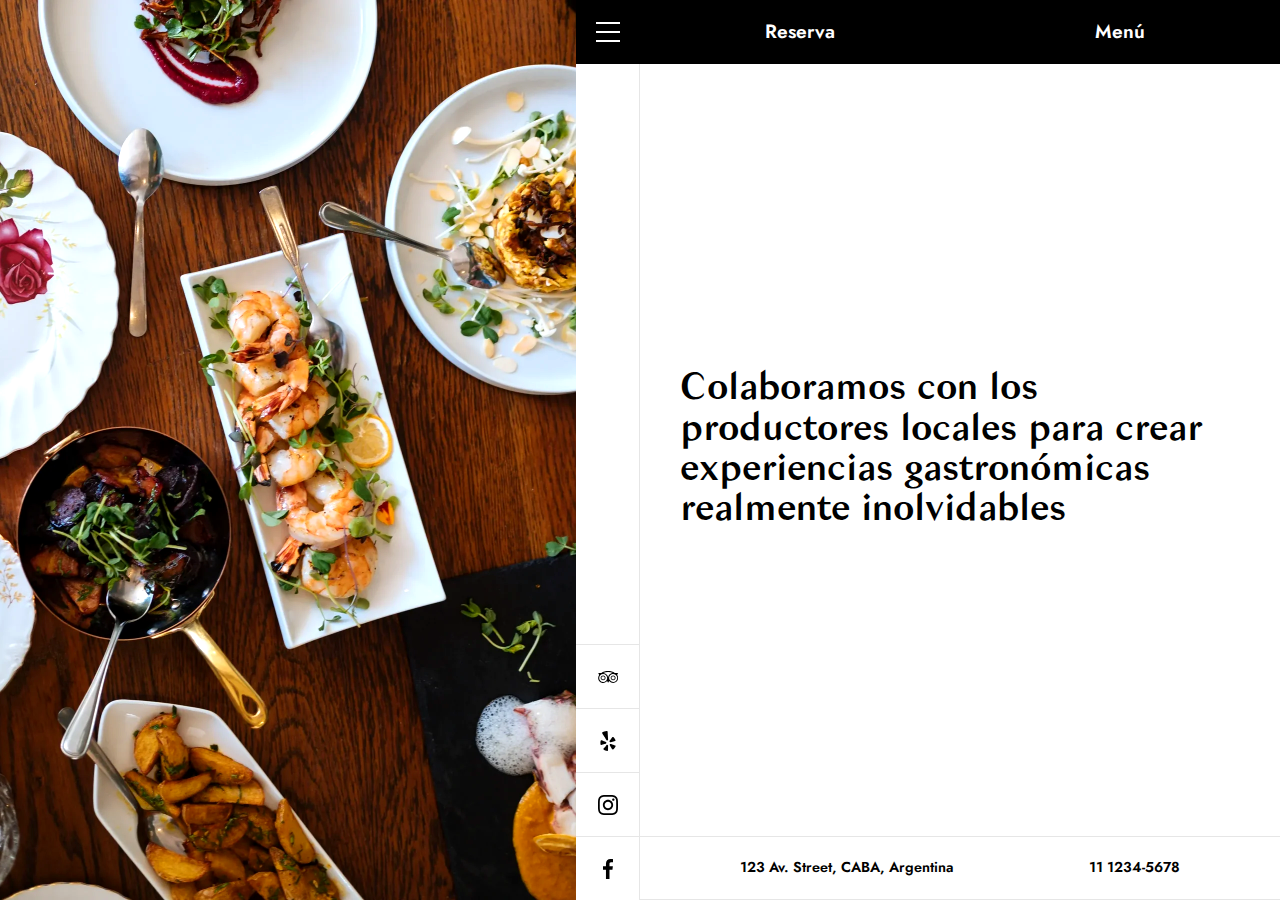
<file: index.html>
<!DOCTYPE html>
<html lang="es">
  <head>
    <meta charset="UTF-8" />

    <meta name="description" content="" />

    <meta name="keywords" content="Web, Webpage" />
    <meta name="viewport" content="width=device-width, initial-scale=1.0" />

    <link rel="preconnect" href="https://fonts.gstatic.com" />
    <link
      href="https://fonts.googleapis.com/css2?family=Jost:wght@300;400;500;600&display=swap"
      rel="stylesheet"
    />

    <link rel="stylesheet" href="css/normalize.css" />
    <link rel="stylesheet" href="css/main.css" />

    <link rel="icon" type="img/png" href="favicon.png" />

    <title>Enber | Inicio</title>
  </head>

  <body id="body" class="preload">
    <div class="mainGrid">
      <div id="slideContainer" class="imageContainer">
        <img id="slideImage" alt="Imagen del slide" />
      </div>

      <span class="mainLogo"><a href="#">Enber</a></span>

      <header class="pageHeader">
        <nav class="pageNav" id="pageNav">
          <ul class="pageNav__menuList">
            <li class="pageNav__menuItem">
              <a class="pageNav__menuLink" href="#">Inicio</a>
            </li>
            <li class="pageNav__menuItem">
              <a class="pageNav__menuLink" href="#">Nosotros</a>
            </li>
            <li class="pageNav__menuItem">
              <a class="pageNav__menuLink" href="#">Reservaciones</a>
            </li>
            <li class="pageNav__menuItem">
              <a class="pageNav__menuLink" href="menu.html">Menú</a>
            </li>
            <li class="pageNav__menuItem">
              <a class="pageNav__menuLink" href="#">Contáctanos</a>
            </li>

            <li class="separator"></li>

            <li class="pageNav__menuItem pageNav__menuItem--small">
              <a class="pageNav__menuLink pageNav__menuLink--small" href="#"
                >Otro Link</a
              >
            </li>
            <li class="pageNav__menuItem pageNav__menuItem--small">
              <a class="pageNav__menuLink pageNav__menuLink--small" href="#"
                >Otro Link</a
              >
            </li>
            <li class="pageNav__menuItem pageNav__menuItem--small">
              <a class="pageNav__menuLink pageNav__menuLink--small" href="#"
                >Otro Link</a
              >
            </li>
          </ul>

          <footer class="navFooter">
            <p>
              Copyright © • Desarrollado por
              <a href="#" class="navFooter__link">J. Bravo</a>
            </p>
          </footer>
        </nav>

        <div class="menuIcon" id="menuIcon">
          <span class="menuIcon__icon"></span>
          <span class="menuIcon__cross d-none"></span>
        </div>
      </header>

      <div class="topBar">
        <a href="#" class="btn-black">
          <p class="btn-black__text">Reserva</p>
        </a>
        <a href="menu.html" class="btn-black">
          <p class="btn-black__text">Menú</p>
        </a>
      </div>

      <div class="middleBar">
        <ul class="listSocialNet">
          <li class="listSocialNet__item">
            <a href="#" class="listSocialNet__link">
              <img
                class="listSocialNet__logo"
                src="assets/icons/tripadvisor.svg"
                alt="logo de Tripadvisor"
              />
            </a>
          </li>

          <li class="listSocialNet__item">
            <a href="#" class="listSocialNet__link">
              <img
                class="listSocialNet__logo"
                src="assets/icons/yelp.svg"
                alt="logo de yelp"
              />
            </a>
          </li>

          <li class="listSocialNet__item">
            <a href="#" class="listSocialNet__link">
              <img
                class="listSocialNet__logo"
                src="assets/icons/instagram.svg"
                alt="logo de Instagram"
                fill="red"
              />
            </a>
          </li>

          <li class="listSocialNet__item">
            <a href="#" class="listSocialNet__link">
              <img
                class="listSocialNet__logo"
                src="assets/icons/facebook.svg"
                alt="log de Facebook"
              />
            </a>
          </li>
        </ul>
      </div>

      <main class="pageContent">
        <div class="pageTitle">
          <h1 class="pageTitle__title">
            Colaboramos con los productores locales para crear experiencias
            gastronómicas realmente inolvidables
          </h1>
        </div>
      </main>

      <div class="infoBar">
        <p class="infoBar__addrs">123 Av. Street, CABA, Argentina</p>

        <p class="infoBar__tel">11 1234-5678</p>
      </div>
    </div>

    <!-- **** **** ---- myScripts ---- **** **** -->
    <script src="js/main.js"></script>
  </body>
</html>
</file>
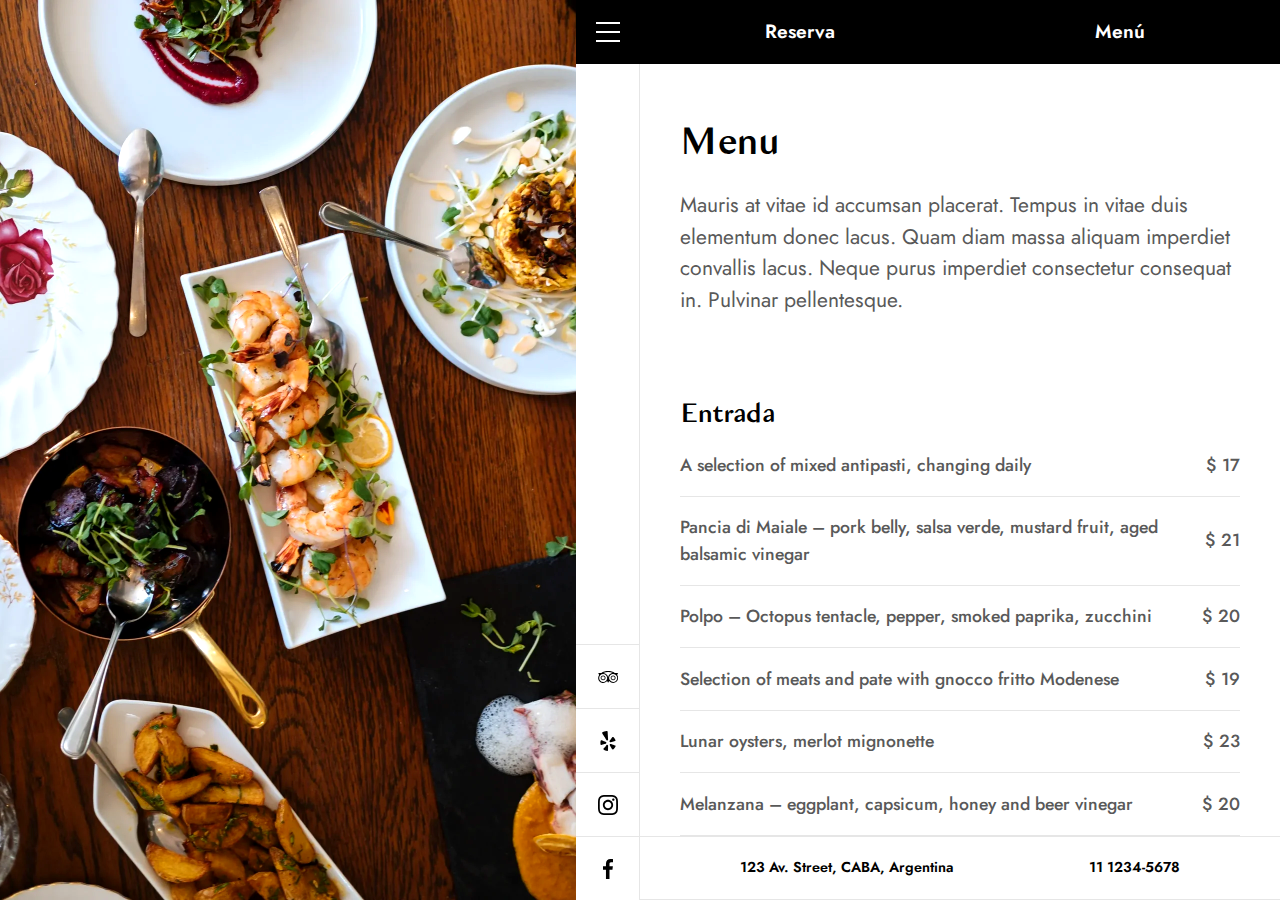
<file: menu.html>
<!DOCTYPE html>
<html lang="es">
  <head>
    <meta charset="UTF-8" />

    <meta name="description" content="" />

    <meta name="keywords" content="Web, Webpage" />
    <meta name="viewport" content="width=device-width, initial-scale=1.0" />

    <link rel="preconnect" href="https://fonts.gstatic.com" />
    <link
      href="https://fonts.googleapis.com/css2?family=Jost:wght@300;400"
      rel="stylesheet"
    />

    <link rel="stylesheet" href="css/normalize.css" />
    <link rel="stylesheet" href="css/main.css" />

    <link rel="icon" type="img/png" href="favicon.png" />

    <title>Enber | Menu</title>
  </head>

  <body id="body" class="preload">
    <div class="mainGrid">
      <div id="slideContainer" class="imageContainer">
        <img id="slideImage" alt="Imagen del slide" />
      </div>

      <span class="mainLogo"><a href="#">Enber</a></span>

      <header class="pageHeader">
        <nav class="pageNav" id="pageNav">
          <ul class="pageNav__menuList">
            <li class="pageNav__menuItem">
              <a class="pageNav__menuLink" href="index.html">Inicio</a>
            </li>
            <li class="pageNav__menuItem">
              <a class="pageNav__menuLink" href="#">Nosotros</a>
            </li>
            <li class="pageNav__menuItem">
              <a class="pageNav__menuLink" href="#">Reservaciones</a>
            </li>
            <li class="pageNav__menuItem">
              <a class="pageNav__menuLink" href="#">Menú</a>
            </li>
            <li class="pageNav__menuItem">
              <a class="pageNav__menuLink" href="#">Contáctanos</a>
            </li>

            <li class="separator"></li>

            <li class="pageNav__menuItem pageNav__menuItem--small">
              <a class="pageNav__menuLink pageNav__menuLink--small" href="#"
                >Otro Link</a
              >
            </li>
            <li class="pageNav__menuItem pageNav__menuItem--small">
              <a class="pageNav__menuLink pageNav__menuLink--small" href="#"
                >Otro Link</a
              >
            </li>
            <li class="pageNav__menuItem pageNav__menuItem--small">
              <a class="pageNav__menuLink pageNav__menuLink--small" href="#"
                >Otro Link</a
              >
            </li>
          </ul>

          <footer class="navFooter">
            <p>
              Copyright © • Desarrollado por
              <a href="#" class="navFooter__link">J. Bravo</a>
            </p>
          </footer>
        </nav>

        <div class="menuIcon" id="menuIcon">
          <span class="menuIcon__icon"></span>
          <span class="menuIcon__cross d-none"></span>
        </div>
      </header>

      <div class="topBar">
        <a href="#" class="btn-black">
          <p class="btn-black__text">Reserva</p>
        </a>
        <a href="#" class="btn-black">
          <p class="btn-black__text">Menú</p>
        </a>
      </div>

      <div class="middleBar">
        <ul class="listSocialNet">
          <li class="listSocialNet__item">
            <a href="#" class="listSocialNet__link">
              <img
                class="listSocialNet__logo"
                src="assets/icons/tripadvisor.svg"
                alt="logo de Tripadvisor"
              />
            </a>
          </li>

          <li class="listSocialNet__item">
            <a href="#" class="listSocialNet__link">
              <img
                class="listSocialNet__logo"
                src="assets/icons/yelp.svg"
                alt="logo de yelp"
              />
            </a>
          </li>

          <li class="listSocialNet__item">
            <a href="#" class="listSocialNet__link">
              <img
                class="listSocialNet__logo"
                src="assets/icons/instagram.svg"
                alt="logo de Instagram"
                fill="red"
              />
            </a>
          </li>

          <li class="listSocialNet__item">
            <a href="#" class="listSocialNet__link">
              <img
                class="listSocialNet__logo"
                src="assets/icons/facebook.svg"
                alt="log de Facebook"
              />
            </a>
          </li>
        </ul>
      </div>

      <main class="pageContent menuPage">
        <div class="pageTitle">
          <h1 class="pageTitle__title">Menu</h1>
          <p class="pageTitle__subtitle">
            Mauris at vitae id accumsan placerat. Tempus in vitae duis elementum
            donec lacus. Quam diam massa aliquam imperdiet convallis lacus.
            Neque purus imperdiet consectetur consequat in. Pulvinar
            pellentesque.
          </p>
        </div>

        <div class="menuContainer">
          <section class="entree">
            <h2 class="entree__title">Entrada</h2>
            <ul class="dishesList">
              <li class="dishesList__item">
                <p class="dishesList__name">
                  A selection of mixed antipasti, changing daily
                </p>
                <p class="dishesList__price">$ 17</p>
              </li>
              <li class="dishesList__item">
                <p class="dishesList__name">
                  Pancia di Maiale – pork belly, salsa verde, mustard fruit,
                  aged balsamic vinegar
                </p>
                <p class="dishesList__price">$ 21</p>
              </li>
              <li class="dishesList__item">
                <p class="dishesList__name">
                  Polpo – Octopus tentacle, pepper, smoked paprika, zucchini
                </p>
                <p class="dishesList__price">$ 20</p>
              </li>
              <li class="dishesList__item">
                <p class="dishesList__name">
                  Selection of meats and pate with gnocco fritto Modenese
                </p>
                <p class="dishesList__price">$ 19</p>
              </li>
              <li class="dishesList__item">
                <p class="dishesList__name">Lunar oysters, merlot mignonette</p>
                <p class="dishesList__price">$ 23</p>
              </li>
              <li class="dishesList__item">
                <p class="dishesList__name">
                  Melanzana – eggplant, capsicum, honey and beer vinegar
                </p>
                <p class="dishesList__price">$ 20</p>
              </li>
            </ul>
          </section>

          <section class="mainDish">
            <h2 class="desert__title">Principal</h2>
            <ul class="dishesList">
              <li class="dishesList__item">
                <p class="dishesList__name">
                  Risotto – asparagus, scallop, baby squid, lobster emulsion
                </p>
                <p class="dishesList__price">$ 27</p>
              </li>
              <li class="dishesList__item">
                <p class="dishesList__name">Tagliatelle – Ragu Bolognese</p>
                <p class="dishesList__price">$ 26</p>
              </li>
              <li class="dishesList__item">
                <p class="dishesList__name">
                  Tortelloni Modenesi – Mortadella, prosciutto, Parmesan
                </p>
                <p class="dishesList__price">$ 31</p>
              </li>
              <li class="dishesList__item">
                <p class="dishesList__name">
                  Manzo Glassato – Balsamic glazed beef ribs, olive oil, potato
                </p>
                <p class="dishesList__price">$ 33</p>
              </li>
              <li class="dishesList__item">
                <p class="dishesList__name">
                  Steamed mud crab, saffron pearl barley, pink pepper jus
                </p>
                <p class="dishesList__price">$ 29</p>
              </li>
              <li class="dishesList__item">
                <p class="dishesList__name">
                  Duck Leg – spring vegetables, stinging nettle, wild rice and
                  lentils
                </p>
                <p class="dishesList__price">$ 37</p>
              </li>
            </ul>
          </section>

          <section class="desert">
            <h2 class="mainDish__title">Postres</h2>
            <ul class="dishesList">
              <li class="dishesList__item">
                <p class="dishesList__name">
                  A selection of mixed antipasti, changing daily
                </p>
                <p class="dishesList__price">$ 17</p>
              </li>
              <li class="dishesList__item">
                <p class="dishesList__name">
                  Pancia di Maiale – pork belly, salsa verde, mustard fruit,
                  aged balsamic vinegar
                </p>
                <p class="dishesList__price">$ 21</p>
              </li>
              <li class="dishesList__item">
                <p class="dishesList__name">
                  Polpo – Octopus tentacle, pepper, smoked paprika, zucchini
                </p>
                <p class="dishesList__price">$ 20</p>
              </li>
              <li class="dishesList__item">
                <p class="dishesList__name">
                  Selection of meats and pate with gnocco fritto Modenese
                </p>
                <p class="dishesList__price">$ 19</p>
              </li>
              <li class="dishesList__item">
                <p class="dishesList__name">Lunar oysters, merlot mignonette</p>
                <p class="dishesList__price">$ 23</p>
              </li>
              <li class="dishesList__item">
                <p class="dishesList__name">
                  Melanzana – eggplant, capsicum, honey and beer vinegar
                </p>
                <p class="dishesList__price">$ 20</p>
              </li>
            </ul>
          </section>
        </div>
      </main>

      <div class="infoBar">
        <p class="infoBar__addrs">123 Av. Street, CABA, Argentina</p>

        <p class="infoBar__tel">11 1234-5678</p>
      </div>
    </div>

    <!-- **** **** ---- myScripts ---- **** **** -->
    <script src="js/main.js"></script>
  </body>
</html>
</file>
<file: css/main.css>
/* node-sass -w scss -o css */
/* |||| |||| ---- VARIABLES ---- |||| |||| */
/* |||| |||| ---- GRAY SCALE ---- |||| |||| */
/* |||| |||| ---- RESET ---- |||| |||| */
html {
  box-sizing: border-box;
  scroll-behavior: smooth;
  font-size: 16px; }

body {
  margin: 0;
  line-height: 1.5; }

*,
*::before,
*::after {
  box-sizing: inherit; }

a {
  color: inherit;
  text-decoration: none; }

img {
  max-width: 100%;
  height: auto; }

ul,
li,
figure {
  padding: 0;
  margin: 0;
  list-style: none; }

audio,
canvas,
iframe,
img,
svg,
video {
  vertical-align: middle; }

fieldset {
  border: 0;
  margin: 0;
  padding: 0; }

textarea {
  resize: vertical; }

/* **** **** ---- RESET--OTHER ---- **** **** */
h1,
h2,
h3,
h4,
h5,
h6 {
  font-family: "Bagnard", sans-serif; }

/* |||| |||| ---- UTILITIES ---- |||| |||| */
.container {
  width: 100%;
  margin-left: auto;
  margin-right: auto; }
  @media screen and (min-width: 576px) {
    .container {
      width: 540px; } }
  @media screen and (min-width: 992px) {
    .container {
      width: 960px; } }

/*********************************************/
/* |||| ||||      SITE STYLES      |||| |||| */
/*********************************************/
@font-face {
  font-family: "Bagnard";
  src: url("../assets/fonts/BagnardSans.otf"); }

::selection {
  background: #000;
  text-shadow: none;
  color: #fff; }

::-moz-selection {
  background: #000;
  text-shadow: none;
  color: #fff; }

::-webkit-scrollbar {
  width: 0.6em; }

::-webkit-scrollbar-track {
  background-color: #fff;
  border: 0.0625rem solid #e6e6e6; }

::-webkit-scrollbar-thumb {
  background-color: #000; }

body {
  font-family: "Jost", sans-serif;
  font-weight: 500;
  font-size: 1.1rem;
  overflow-x: hidden; }

.overflow-y-hidden {
  overflow-y: hidden; }

.mainGrid {
  display: grid;
  grid-template: 4rem auto / auto; }
  @media screen and (min-width: 992px) {
    .mainGrid {
      width: 100%;
      height: 100vh;
      overflow: hidden;
      min-height: 37.5px;
      max-height: 100vh;
      grid-template: 4rem auto 4rem / 45% 4rem auto; } }

.pageHeader {
  grid-row: 1 / 2;
  grid-column: 1 / 2;
  display: flex;
  justify-content: flex-end;
  position: relative;
  border-bottom: 0.0625rem solid #e6e6e6; }
  @media screen and (min-width: 992px) {
    .pageHeader {
      grid-row: 1 / 2;
      grid-column: 2 / 3;
      border: none; } }

.pageNav {
  position: fixed;
  top: 0;
  left: 0;
  display: flex;
  flex-wrap: wrap;
  width: 100%;
  height: 100vh;
  padding: 15% 15%;
  z-index: 10;
  overflow: auto;
  color: #fff;
  background-color: #000;
  transition: transform 0.5s;
  -webkit-transition: transform 0.5s;
  -moz-transition: transform 0.5s;
  -ms-transition: transform 0.5s;
  -o-transition: transform 0.5s;
  transform: translateX(-101%);
  -webkit-transform: translateX(-101%);
  -moz-transform: translateX(-101%);
  -ms-transform: translateX(-101%);
  -o-transform: translateX(-101%); }
  @media screen and (min-width: 992px) {
    .pageNav {
      position: absolute;
      padding: 15vh 10vw;
      width: 56vw; } }
  .pageNav__menuList {
    width: 100%;
    opacity: 0; }
  .pageNav__menuItem {
    margin-bottom: 1.25rem; }
    .pageNav__menuItem--small {
      margin-bottom: 0.75rem; }
  .pageNav__menuLink {
    display: inline-block;
    height: 100%;
    font-family: "Bagnard", sans-serif;
    font-size: calc(1rem + 1vw);
    line-height: 1.2; }
    .pageNav__menuLink::after {
      content: "";
      display: block;
      width: 0;
      height: 0.0625rem;
      margin-top: 0.2rem;
      background-color: #fff; }
      @media screen and (min-width: 992px) {
        .pageNav__menuLink::after {
          transition: width 0.5s;
          -webkit-transition: width 0.5s;
          -moz-transition: width 0.5s;
          -ms-transition: width 0.5s;
          -o-transition: width 0.5s; } }
    @media screen and (min-width: 992px) {
      .pageNav__menuLink:hover::after {
        width: 100%; } }
    .pageNav__menuLink--small {
      font-size: calc(0.4rem + 1vw);
      color: gray; }
      .pageNav__menuLink--small::after {
        content: none; }

.navFooter {
  color: gray;
  font-weight: 400;
  letter-spacing: 0.1rem;
  font-size: calc(0.4rem + 0.6vw);
  align-self: flex-end;
  margin-top: 2rem;
  opacity: 0; }
  .navFooter__link {
    color: #fff; }

.menuExpand {
  transform: translateX(0);
  -webkit-transform: translateX(0);
  -moz-transform: translateX(0);
  -ms-transform: translateX(0);
  -o-transform: translateX(0); }

.opacity-1 {
  opacity: 1;
  transition: opacity 0.5s ease 0.5s;
  -webkit-transition: opacity 0.5s ease 0.5s;
  -moz-transition: opacity 0.5s ease 0.5s;
  -ms-transition: opacity 0.5s ease 0.5s;
  -o-transition: opacity 0.5s ease 0.5s; }

.separator {
  width: 2.5rem;
  height: 0.0625rem;
  margin: 1.7rem 0;
  background-color: #fff; }

.mainLogo {
  display: inline-block;
  position: absolute;
  top: 0.5rem;
  left: 1.5rem;
  z-index: 10;
  font-family: "Bagnard", sans-serif;
  font-size: 2rem;
  color: #000; }
  @media screen and (min-width: 992px) {
    .mainLogo {
      color: #fff; } }

.menuIcon {
  width: 4rem;
  height: 4rem;
  background-color: #000;
  color: white;
  display: flex;
  justify-content: center;
  align-items: center;
  z-index: 20;
  cursor: pointer; }
  @media screen and (min-width: 992px) {
    .menuIcon:hover .menuIcon__icon,
    .menuIcon:hover .menuIcon__cross {
      transform: rotate(90deg);
      -webkit-transform: rotate(90deg);
      -moz-transform: rotate(90deg);
      -ms-transform: rotate(90deg);
      -o-transform: rotate(90deg); } }
  .menuIcon__icon, .menuIcon__cross {
    display: inline-block;
    width: 50%;
    height: 50%;
    background-image: url(../assets/icons/menu-toggle.svg);
    background-position: center;
    background-repeat: no-repeat; }
    @media screen and (min-width: 992px) {
      .menuIcon__icon, .menuIcon__cross {
        transition: transform 0.2s;
        -webkit-transition: transform 0.2s;
        -moz-transition: transform 0.2s;
        -ms-transition: transform 0.2s;
        -o-transition: transform 0.2s; } }
  .menuIcon__cross {
    background-image: url(../assets/icons/cross.svg); }

.fixed {
  position: fixed; }

.d-none {
  display: none; }

.middleBar {
  grid-row: 2 / 3;
  grid-column: 1 / 2;
  border-bottom: 0.0625rem solid #e6e6e6; }
  @media screen and (min-width: 992px) {
    .middleBar {
      grid-row: 2 / 4;
      grid-column: 2 / 3;
      border-bottom: none;
      border-right: 0.0625rem solid #e6e6e6; } }

.listSocialNet {
  width: 100%;
  height: 100%;
  display: flex; }
  @media screen and (min-width: 992px) {
    .listSocialNet {
      flex-direction: column;
      justify-content: flex-end; } }
  .listSocialNet__item {
    width: 100%;
    height: 4rem;
    border-right: 0.0625rem solid #e6e6e6; }
    @media screen and (min-width: 992px) {
      .listSocialNet__item {
        width: 4rem;
        border-right: none;
        border-top: 0.0625rem solid #e6e6e6; } }
  .listSocialNet__link {
    display: inline-block;
    width: 100%;
    height: 100%;
    display: flex;
    justify-content: center;
    align-items: center; }
    @media screen and (min-width: 992px) {
      .listSocialNet__link {
        transition: background-color 0.3s;
        -webkit-transition: background-color 0.3s;
        -moz-transition: background-color 0.3s;
        -ms-transition: background-color 0.3s;
        -o-transition: background-color 0.3s; } }
    .listSocialNet__link:hover {
      background-color: black; }
      .listSocialNet__link:hover .listSocialNet__logo {
        filter: invert(100%);
        -webkit-filter: invert(100%); }
  @media screen and (min-width: 992px) {
    .listSocialNet__logo {
      transition: filter 0.3s;
      -webkit-transition: filter 0.3s;
      -moz-transition: filter 0.3s;
      -ms-transition: filter 0.3s;
      -o-transition: filter 0.3s; } }

.infoBar {
  grid-row: 3 / 4;
  grid-column: 1 / 2;
  min-height: 4rem;
  display: flex;
  align-items: center;
  justify-content: space-between;
  flex-wrap: wrap;
  padding: 0 2rem;
  border-bottom: 0.0625rem solid #e6e6e6;
  font-weight: 600;
  font-size: 0.9rem; }
  @media screen and (min-width: 992px) {
    .infoBar {
      grid-row: 3 / 4;
      grid-column: 3 / 4;
      border-top: 0.0625rem solid #e6e6e6; } }
  .infoBar__addrs, .infoBar__tel {
    margin: 0.2rem auto;
    padding: 0 1rem; }

.topBar {
  grid-row: 4 / 5;
  grid-column: 1 / 2;
  border-bottom: 0.0625rem solid #e6e6e6;
  display: flex;
  justify-content: space-evenly; }
  @media screen and (min-width: 992px) {
    .topBar {
      grid-row: 1 / 2;
      grid-column: 3 / 4;
      border-bottom: none; } }

.btn-black {
  display: inline-block;
  position: relative;
  width: 100%;
  height: 100%;
  border: 0.0625rem solid #000;
  background-color: #000;
  overflow: hidden; }
  .btn-black__text {
    position: relative;
    z-index: 1;
    width: 100%;
    height: 100%;
    margin: 0;
    padding: 1rem;
    text-align: center;
    font-weight: 600;
    font-size: 1rem;
    color: #fff; }
    @media screen and (min-width: 992px) {
      .btn-black__text {
        font-size: 1.2rem;
        transition: color 0.5s;
        -webkit-transition: color 0.5s;
        -moz-transition: color 0.5s;
        -ms-transition: color 0.5s;
        -o-transition: color 0.5s; } }
    .btn-black__text::after {
      content: "";
      width: 0;
      height: 100%;
      position: absolute;
      left: -1%;
      top: 0;
      background-color: white;
      z-index: -1; }
      @media screen and (min-width: 992px) {
        .btn-black__text::after {
          transition: width 0.5s;
          -webkit-transition: width 0.5s;
          -moz-transition: width 0.5s;
          -ms-transition: width 0.5s;
          -o-transition: width 0.5s; } }
  @media screen and (min-width: 992px) {
    .btn-black:hover .btn-black__text {
      color: #000; }
    .btn-black:hover .btn-black__text::after {
      width: 102%; } }

.pageContent {
  grid-row: 5 / 6;
  grid-column: 1 / 2;
  padding: 5.5%; }
  @media screen and (min-width: 992px) {
    .pageContent {
      grid-row: 2 / 3;
      grid-column: 3 / 4;
      overflow-y: auto;
      display: block; } }

.pageTitle {
  width: 100%;
  max-width: 35rem;
  height: 100%;
  display: flex;
  flex-direction: column;
  justify-content: center;
  align-items: center;
  margin: 0 auto; }
  .pageTitle__title {
    font-size: calc(1.5rem + 1vw);
    font-weight: 500;
    line-height: 1.1; }

.pageContent.menuPage .pageTitle {
  display: block;
  height: auto;
  margin-bottom: 5rem; }
  .pageContent.menuPage .pageTitle__title {
    font-size: calc(1.5rem + 1vw);
    font-weight: 500;
    line-height: 1.1; }
  .pageContent.menuPage .pageTitle__subtitle {
    font-size: calc(1rem + 0.4vw);
    font-weight: 400;
    color: #595959; }

.menuContainer {
  max-width: 35rem;
  margin-left: auto;
  margin-right: auto; }

.entree,
.mainDish,
.desert {
  margin-bottom: 4rem; }
  .entree__title,
  .mainDish__title,
  .desert__title {
    font-weight: 400;
    font-size: 1.6rem;
    margin: 0; }

.desert {
  margin-bottom: 0; }

.dishesList {
  color: #595959; }
  .dishesList__item {
    display: flex;
    justify-content: space-between;
    align-items: center;
    border-bottom: 0.0625rem solid #e6e6e6;
    font-family: "Jost", sans-serif; }
  .dishesList__name {
    margin-right: 1.5rem; }
  .dishesList__price {
    white-space: nowrap; }

.imageContainer {
  grid-row: 6 / 7;
  grid-column: 1 / 2;
  justify-self: center;
  position: relative;
  width: 90%;
  max-width: 35rem;
  height: 0;
  padding-bottom: clamp(24rem, 100%, 40rem);
  margin-bottom: 5%;
  background-color: black;
  color: white; }
  @media screen and (min-width: 992px) {
    .imageContainer {
      grid-row: 1 / 4;
      grid-column: 1 / 2;
      z-index: 20;
      width: 100%;
      max-width: 100%;
      height: 100%;
      padding: 0;
      margin: 0; } }
  .imageContainer img {
    position: absolute;
    width: 100%;
    height: 100%;
    object-fit: cover;
    filter: contrast(105%) saturate(105%) brightness(110%);
    -webkit-filter: contrast(105%) saturate(105%) brightness(110%); }
</file>
